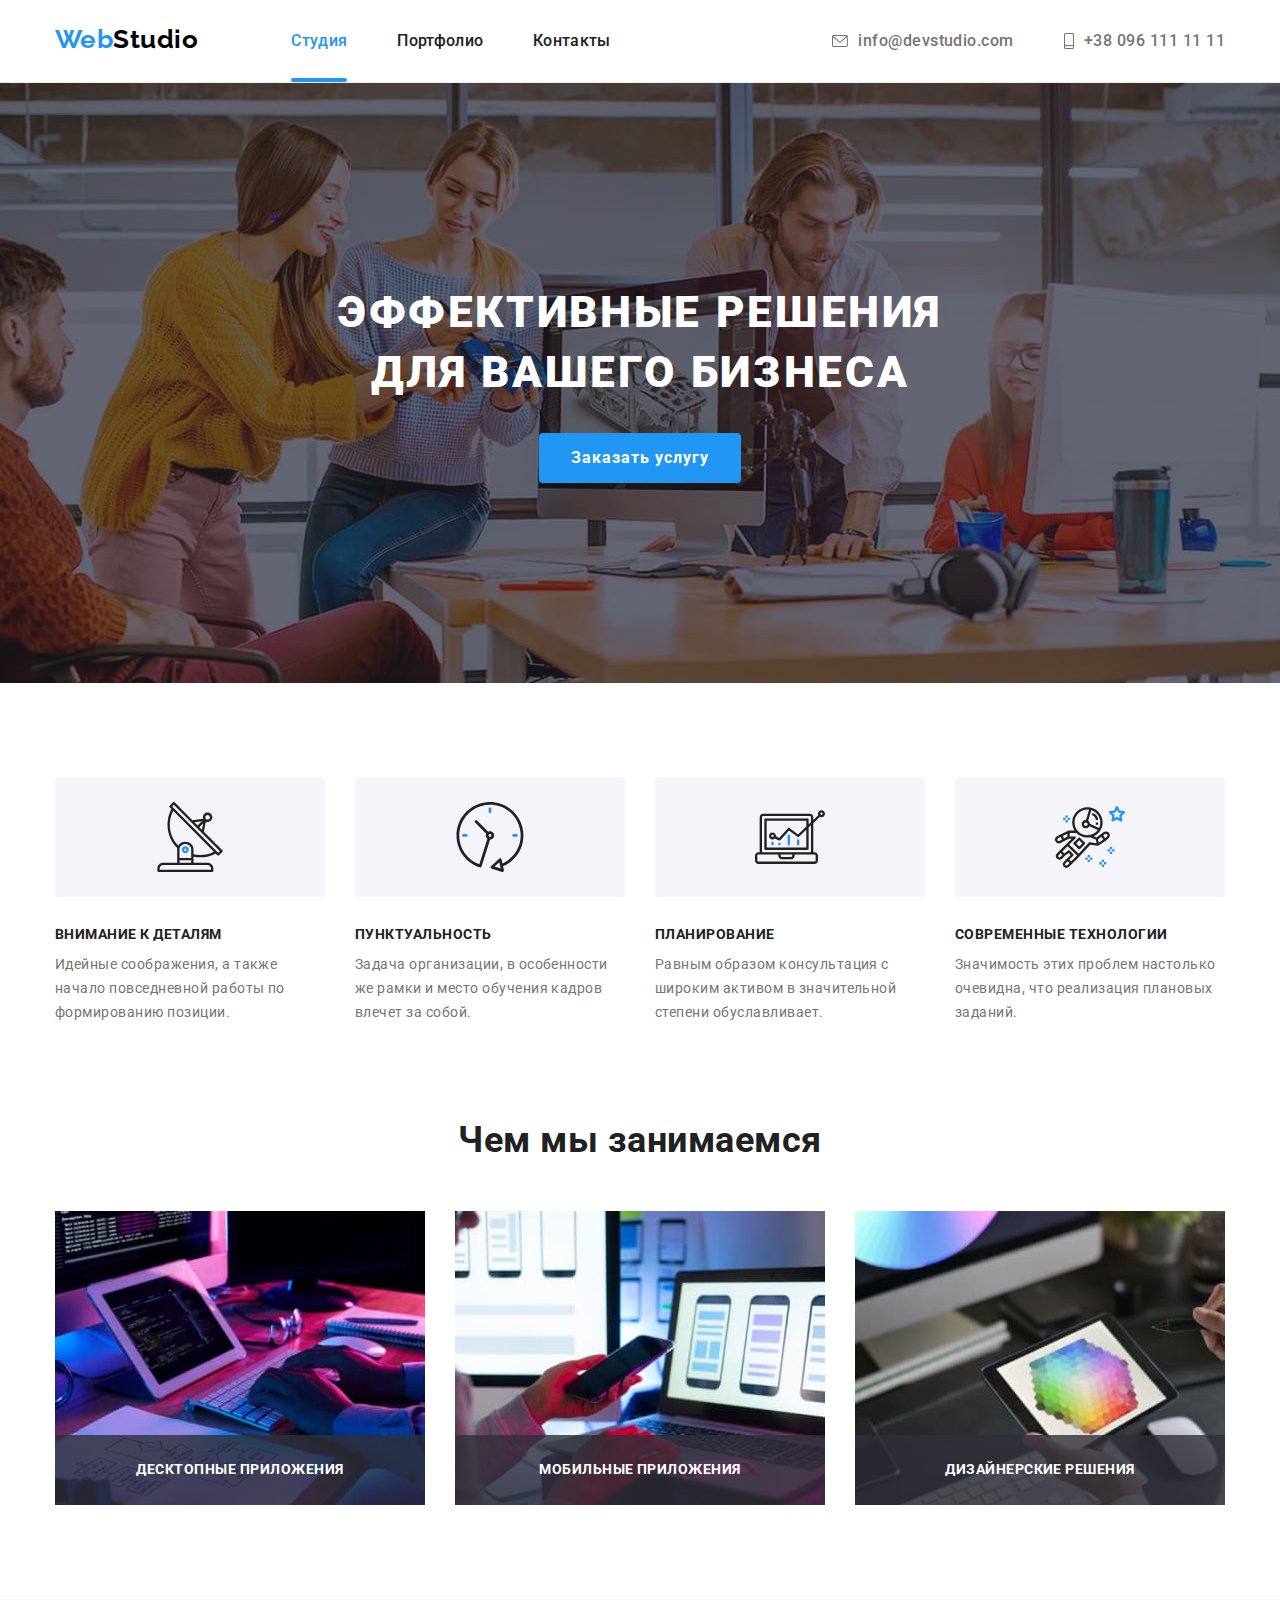
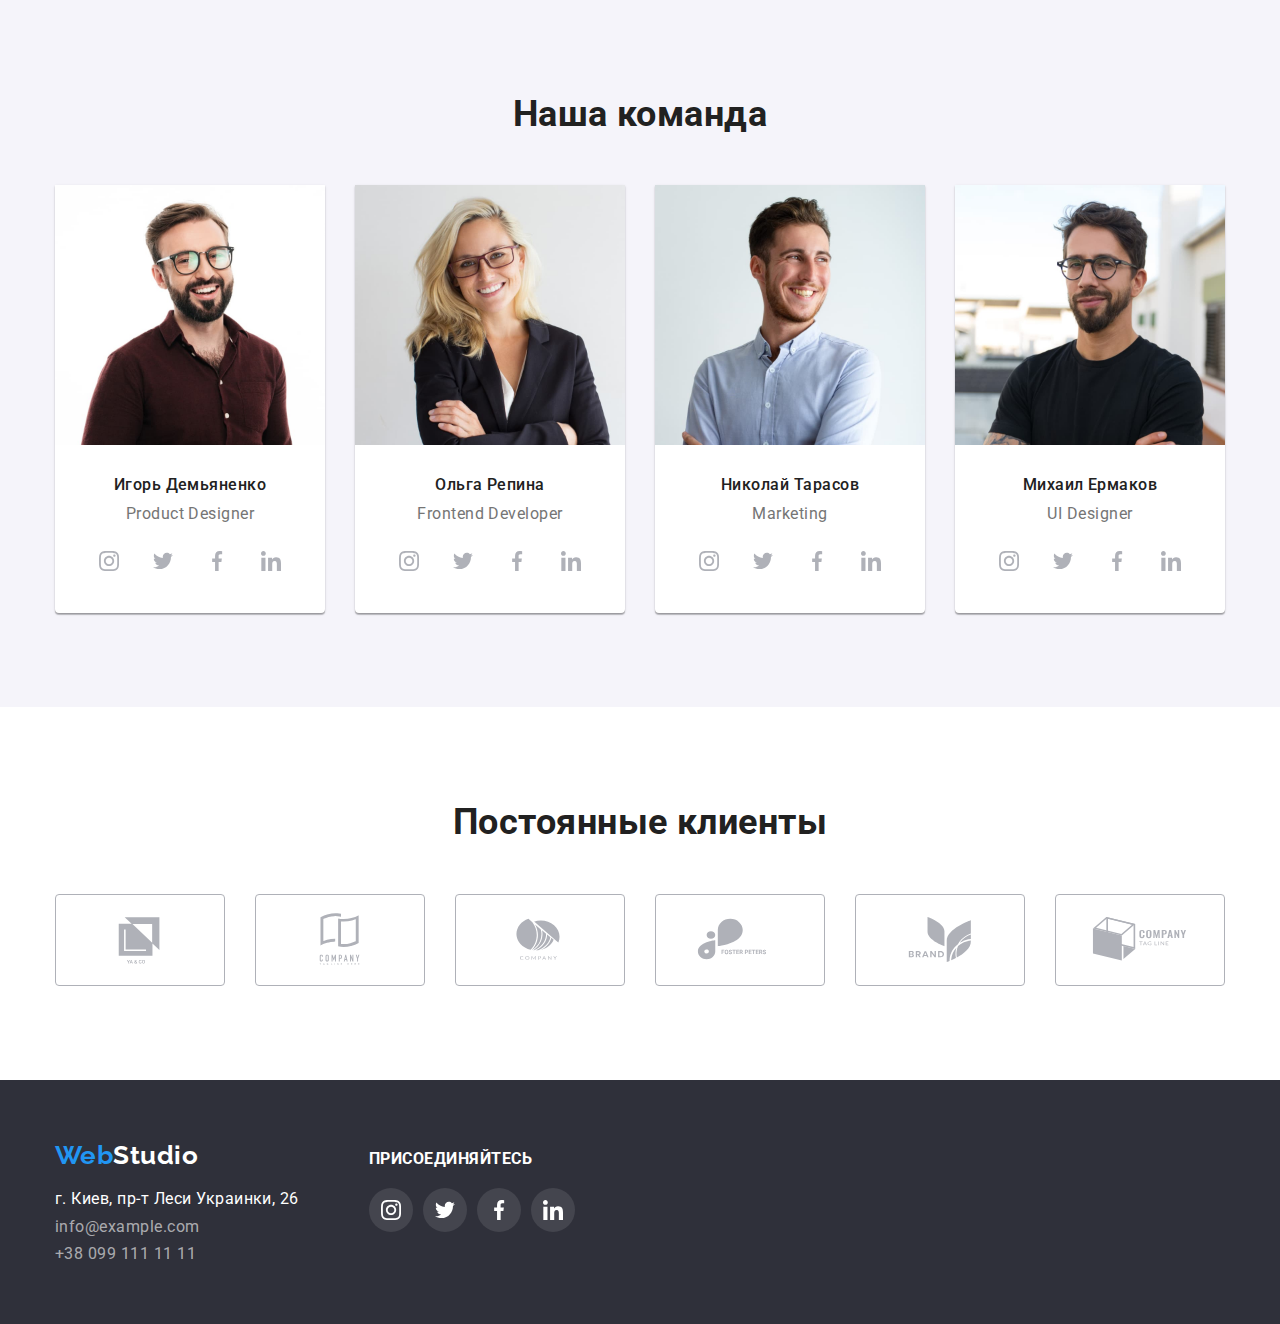
<file: index.html>
<!DOCTYPE html>
<html lang="ru">
  <head>
    <meta charset="UTF-8" />
    <meta http-equiv="X-UA-Compatible" content="IE=edge" />
    <meta name="viewport" content="width=device-width, initial-scale=1.0" />
    <title>Студия</title>

    <link rel="preconnect" href="https://fonts.googleapis.com" />
    <link rel="preconnect" href="https://fonts.gstatic.com" crossorigin />
    <link
      href="https://fonts.googleapis.com/css2?family=Raleway:wght@700&family=Roboto:wght@400;500;700;900&display=swap"
      rel="stylesheet"
    />
    <link
      rel="stylesheet"
      href="https://cdnjs.cloudflare.com/ajax/libs/modern-normalize/1.1.0/modern-normalize.css"
    />
    <link rel="stylesheet" href="./css/styles.css" />
  </head>
  <body>
    <!-- header section -->
    <header class="header-section">
      <div class="container header-all-elements">
        <!-- navigation section -->
        <nav class="nav-section">
          <!-- logo -->
          <a class="link logo logo-header" href="./index.html"
            >Web<span class="logo-header-second-part">Studio</span></a
          >

          <!-- header links section -->
          <ul class="list menu-list">
            <li class="menu-item">
              <a class="link header-nav-link active-page current" href="./index.html"
                >Студия</a
              >
            </li>
            <li class="menu-item">
              <a class="link header-nav-link" href="./portfolio.html"
                >Портфолио</a
              >
            </li>
            <li class="menu-item">
              <a class="link header-nav-link" href="./contacts.html"
                >Контакты</a
              >
            </li>
          </ul>
        </nav>

        <!-- header contacts section -->
        <ul class="list header-nav-contacts">
          <li class="contact-item">
            <a class="link header-contact-link" href="mailto:info@devstudio.com"
              ><svg class="contacts-icon" width="16" height="12">
                <use href="./images/icons.svg#icon-envelope"></use></svg>info@devstudio.com</a
            >
          </li>
          <li class="contact-item">
            <a class="link header-contact-link" href="tel:+380961111111"
              ><svg class="contacts-icon" width="10" height="16">
                <use href="./images/icons.svg#icon-smartphone"></use></svg>+38 096 111 11 11</a
            >
          </li>
        </ul>
      </div>
    </header>

    <!-- main section -->
    <main>
      <!-- hero section -->
      <section class="section hero-section">
        <div class="container">
          <h1 class="hero-header">Эффективные решения для вашего бизнеса</h1>
          <button class="btn hero-btn" type="button" data-modal-open>Заказать услугу</button>
        </div>
      </section>

      <!-- our features section -->
      <section class="section features-section">
        <div class="container">
          <h2 class="visually-hidden">Особенности нашей веб-студии</h2>
          <ul class="list features-list">
            <li class="features-item">
              <div class="features-img-area">
                <svg class="features-icon">
                  <use href="./images/icons.svg#icon-antenna"></use>
                </svg>
              </div>
              <h3 class="general-header-properties features-item-name">
                Внимание к деталям
              </h3>
              <p class="features-item-description">
                Идейные соображения, а также начало повседневной работы по
                формированию позиции.
              </p>
            </li>
            <li class="features-item">
              <div class="features-img-area">
                <svg class="features-icon">
                  <use href="./images/icons.svg#icon-clock"></use>
                </svg>
              </div>
              <h3 class="general-header-properties features-item-name">
                Пунктуальность
              </h3>
              <p class="features-item-description">
                Задача организации, в особенности же рамки и место обучения
                кадров влечет за собой.
              </p>
            </li>
            <li class="features-item">
              <div class="features-img-area">
                <svg class="features-icon">
                  <use href="./images/icons.svg#icon-diagram"></use>
                </svg>
              </div>
              <h3 class="general-header-properties features-item-name">
                Планирование
              </h3>
              <p class="features-item-description">
                Равным образом консультация с широким активом в значительной
                степени обуславливает.
              </p>
            </li>
            <li class="features-item">
              <div class="features-img-area">
                <svg class="features-icon">
                  <use href="./images/icons.svg#icon-astronaut"></use>
                </svg>
              </div>
              <h3 class="general-header-properties features-item-name">
                Современные технологии
              </h3>
              <p class="features-item-description">
                Значимость этих проблем настолько очевидна, что реализация
                плановых заданий.
              </p>
            </li>
          </ul>
        </div>
      </section>

      <!-- what are we doing section -->
      <section class="section studio-activities">
        <div class="container">
          <h2 class="general-header-properties activities-and-team-header">
            Чем мы занимаемся
          </h2>
          <ul class="list activities-list">
            <li class="activities-item">
              <img
                src="./images/feature-1.jpg"
                alt="Структурирование материала"
                width="370"
                class="image"
              />
              <div class="activities-description-wrap">
                <p class="activities-description">Десктопные приложения</p>
              </div>
            </li>
            <li class="activities-item">
              <img
                src="./images/feature-2.jpg"
                alt="Адаптирование - мобильные устройства"
                width="370"
                class="image"
              />
              <div class="activities-description-wrap">
                <p class="activities-description">Мобильные приложения</p>
              </div>
            </li>
            <li class="activities-item">
              <img
                src="./images/feature-3.jpg"
                alt="Адаптирование - планшеты"
                width="370"
                class="image"
              />
              <div class="activities-description-wrap">
                <p class="activities-description">Дизайнерские решения</p>
              </div>
            </li>
          </ul>
        </div>
      </section>

      <!-- our team section -->
      <section class="section team-section">
        <div class="container">
          <h2 class="general-header-properties activities-and-team-header">
            Наша команда
          </h2>
          <ul class="list team-list">
            <li class="team-item">
              <img
                src="./images/igor-demyanenko.jpg"
                alt="Игорь Демьяненко"
                width="270"
                class="image"
              />
              <div class="team-item-text">
                <h3 class="general-header-properties team-member-name">
                  Игорь Демьяненко
                </h3>
                <p class="team-member-speciality" lang="en">Product Designer</p>
                <ul class="list master-social social-list">
                  <li class="social-item">
                    <a href="" class="social-link">
                      <svg class="social-icon">
                        <use href="./images/icons.svg#icon-instagram"></use>
                      </svg>
                    </a>
                  </li>
                  <li class="social-item">
                    <a href="" class="social-link">
                      <svg class="social-icon">
                        <use href="./images/icons.svg#icon-twitter"></use>
                      </svg>
                    </a>
                  </li>
                  <li class="social-item">
                    <a href="" class="social-link">
                      <svg class="social-icon">
                        <use href="./images/icons.svg#icon-facebook"></use>
                      </svg>
                    </a>
                  </li>
                  <li class="social-item">
                    <a href="" class="social-link">
                      <svg class="social-icon">
                        <use href="./images/icons.svg#icon-linkedin"></use>
                      </svg>
                    </a>
                  </li>
                </ul>
              </div>
            </li>
            <li class="team-item">
              <img
                src="./images/olga-ryepina.jpg"
                alt="Ольга Репина"
                width="270"
                class="image"
              />
              <div class="team-item-text">
                <h3 class="general-header-properties team-member-name">
                  Ольга Репина
                </h3>
                <p class="team-member-speciality" lang="en">
                  Frontend Developer
                </p>
                <ul class="list master-social social-list">
                  <li class="social-item">
                    <a href="" class="social-link">
                      <svg class="social-icon">
                        <use href="./images/icons.svg#icon-instagram"></use>
                      </svg>
                    </a>
                  </li>
                  <li class="social-item">
                    <a href="" class="social-link">
                      <svg class="social-icon">
                        <use href="./images/icons.svg#icon-twitter"></use>
                      </svg>
                    </a>
                  </li>
                  <li class="social-item">
                    <a href="" class="social-link">
                      <svg class="social-icon">
                        <use href="./images/icons.svg#icon-facebook"></use>
                      </svg>
                    </a>
                  </li>
                  <li class="social-item">
                    <a href="" class="social-link">
                      <svg class="social-icon">
                        <use href="./images/icons.svg#icon-linkedin"></use>
                      </svg>
                    </a>
                  </li>
                </ul>
              </div>
            </li>
            <li class="team-item">
              <img
                src="./images/nikolay-tarasov.jpg"
                alt="Николай Тарасов"
                width="270"
                class="image"
              />
              <div class="team-item-text">
                <h3 class="general-header-properties team-member-name">
                  Николай Тарасов
                </h3>
                <p class="team-member-speciality" lang="en">Marketing</p>
                <ul class="list master-social social-list">
                  <li class="social-item">
                    <a href="" class="social-link">
                      <svg class="social-icon">
                        <use href="./images/icons.svg#icon-instagram"></use>
                      </svg>
                    </a>
                  </li>
                  <li class="social-item">
                    <a href="" class="social-link">
                      <svg class="social-icon">
                        <use href="./images/icons.svg#icon-twitter"></use>
                      </svg>
                    </a>
                  </li>
                  <li class="social-item">
                    <a href="" class="social-link">
                      <svg class="social-icon">
                        <use href="./images/icons.svg#icon-facebook"></use>
                      </svg>
                    </a>
                  </li>
                  <li class="social-item">
                    <a href="" class="social-link">
                      <svg class="social-icon">
                        <use href="./images/icons.svg#icon-linkedin"></use>
                      </svg>
                    </a>
                  </li>
                </ul>
              </div>
            </li>
            <li class="team-item">
              <img
                src="./images/mikhail-yermakov.jpg"
                alt="Михаил Ермаков"
                width="270"
                class="image"
              />
              <div class="team-item-text">
                <h3 class="general-header-properties team-member-name">
                  Михаил Ермаков
                </h3>
                <p class="team-member-speciality" lang="en">UI Designer</p>
                <ul class="list master-social social-list">
                  <li class="social-item">
                    <a href="" class="social-link">
                      <svg class="social-icon">
                        <use href="./images/icons.svg#icon-instagram"></use>
                      </svg>
                    </a>
                  </li>
                  <li class="social-item">
                    <a href="" class="social-link">
                      <svg class="social-icon">
                        <use href="./images/icons.svg#icon-twitter"></use>
                      </svg>
                    </a>
                  </li>
                  <li class="social-item">
                    <a href="" class="social-link">
                      <svg class="social-icon">
                        <use href="./images/icons.svg#icon-facebook"></use>
                      </svg>
                    </a>
                  </li>
                  <li class="social-item">
                    <a href="" class="social-link">
                      <svg class="social-icon">
                        <use href="./images/icons.svg#icon-linkedin"></use>
                      </svg>
                    </a>
                  </li>
                </ul>
              </div>
            </li>
          </ul>
        </div>
      </section>
      <!-- regular customers section -->
      <section class="section reg-customers-section">
        <div class="container">
          <h2 class="general-header-properties activities-and-team-header">
            Постоянные клиенты
          </h2>
          <ul class="list customers-list">
            <li class="customer-item">
              <a href="" class="customer-item-link">
                <svg class="customer-icon">
                  <use href="./images/icons.svg#icon-logo-1"></use>
                </svg>
              </a>
            </li>
            <li class="customer-item">
              <a href="" class="customer-item-link">
                <svg class="customer-icon">
                  <use href="./images/icons.svg#icon-logo-2"></use>
                </svg>
              </a>
            </li>
            <li class="customer-item">
              <a href="" class="customer-item-link">
                <svg class="customer-icon">
                  <use href="./images/icons.svg#icon-logo-3"></use>
                </svg>
              </a>
            </li>
            <li class="customer-item">
              <a href="" class="customer-item-link">
                <svg class="customer-icon">
                  <use href="./images/icons.svg#icon-logo-4"></use>
                </svg>
              </a>
            </li>
            <li class="customer-item">
              <a href="" class="customer-item-link">
                <svg class="customer-icon">
                  <use href="./images/icons.svg#icon-logo-5"></use>
                </svg>
              </a>
            </li>
            <li class="customer-item">
              <a href="" class="customer-item-link">
                <svg class="customer-icon">
                  <use href="./images/icons.svg#icon-logo-6"></use>
                </svg>
              </a>
            </li>
          </ul>
        </div>
      </section>
    </main>

    <!-- footer section -->
    <footer class="footer-section">
      <div class="container footer-lists">
        <div class="footer-links">
          <a class="link logo logo-footer" href="./index.html"
            >Web<span class="logo-footer-second-part">Studio</span></a
          >
          <address class="address-link-section">
            <ul class="list address-elements-list">
              <li class="address-footer-item">
                <a
                  class="link address-element footer-contact-link map-link"
                  href="https://goo.gl/maps/Wf1jdF7rT11svYJ97"
                  target="_blank"
                  rel="noopener noreferrer"
                  >г. Киев, пр-т Леси Украинки, 26</a
                >
              </li>
              <li class="address-footer-item">
                <a
                  class="link footer-contact-link"
                  href="mailto:info@example.com"
                  >info@example.com</a
                >
              </li>
              <li class="address-footer-item">
                <a class="link footer-contact-link" href="tel:+380991111111"
                  >+38 099 111 11 11</a
                >
              </li>
            </ul>
          </address>
        </div>
        <div class="footer-social">
          <p class="footer-social-text">Присоединяйтесь</p>
          <ul class="list social-list">
            <li class="social-item">
              <a href="" class="social-link social-link-footer">
                <svg class="social-icon social-icon-footer">
                  <use href="./images/icons.svg#icon-instagram"></use>
                </svg>
              </a>
            </li>
            <li class="social-item">
              <a href="" class="social-link social-link-footer">
                <svg class="social-icon social-icon-footer">
                  <use href="./images/icons.svg#icon-twitter"></use>
                </svg>
              </a>
            </li>
            <li class="social-item">
              <a href="" class="social-link social-link-footer">
                <svg class="social-icon social-icon-footer">
                  <use href="./images/icons.svg#icon-facebook"></use>
                </svg>
              </a>
            </li>
            <li class="social-item">
              <a href="" class="social-link social-link-footer">
                <svg class="social-icon social-icon-footer">
                  <use href="./images/icons.svg#icon-linkedin"></use>
                </svg>
              </a>
            </li>
          </ul>
        </div>
      </div>
    </footer>
    <div class="backdrop is-hidden" data-modal>
      <div class="modal">
        <button type="button" class="modal-btn" data-modal-close>
          <svg class="modal-close-icon" width="18" height="18">
            <use href="./images/icons.svg#icon-close"></use>
          </svg>
        </button>
      </div>
    </div>
    <script src="./js/modal.js"></script>
  </body>
</html>
</file>
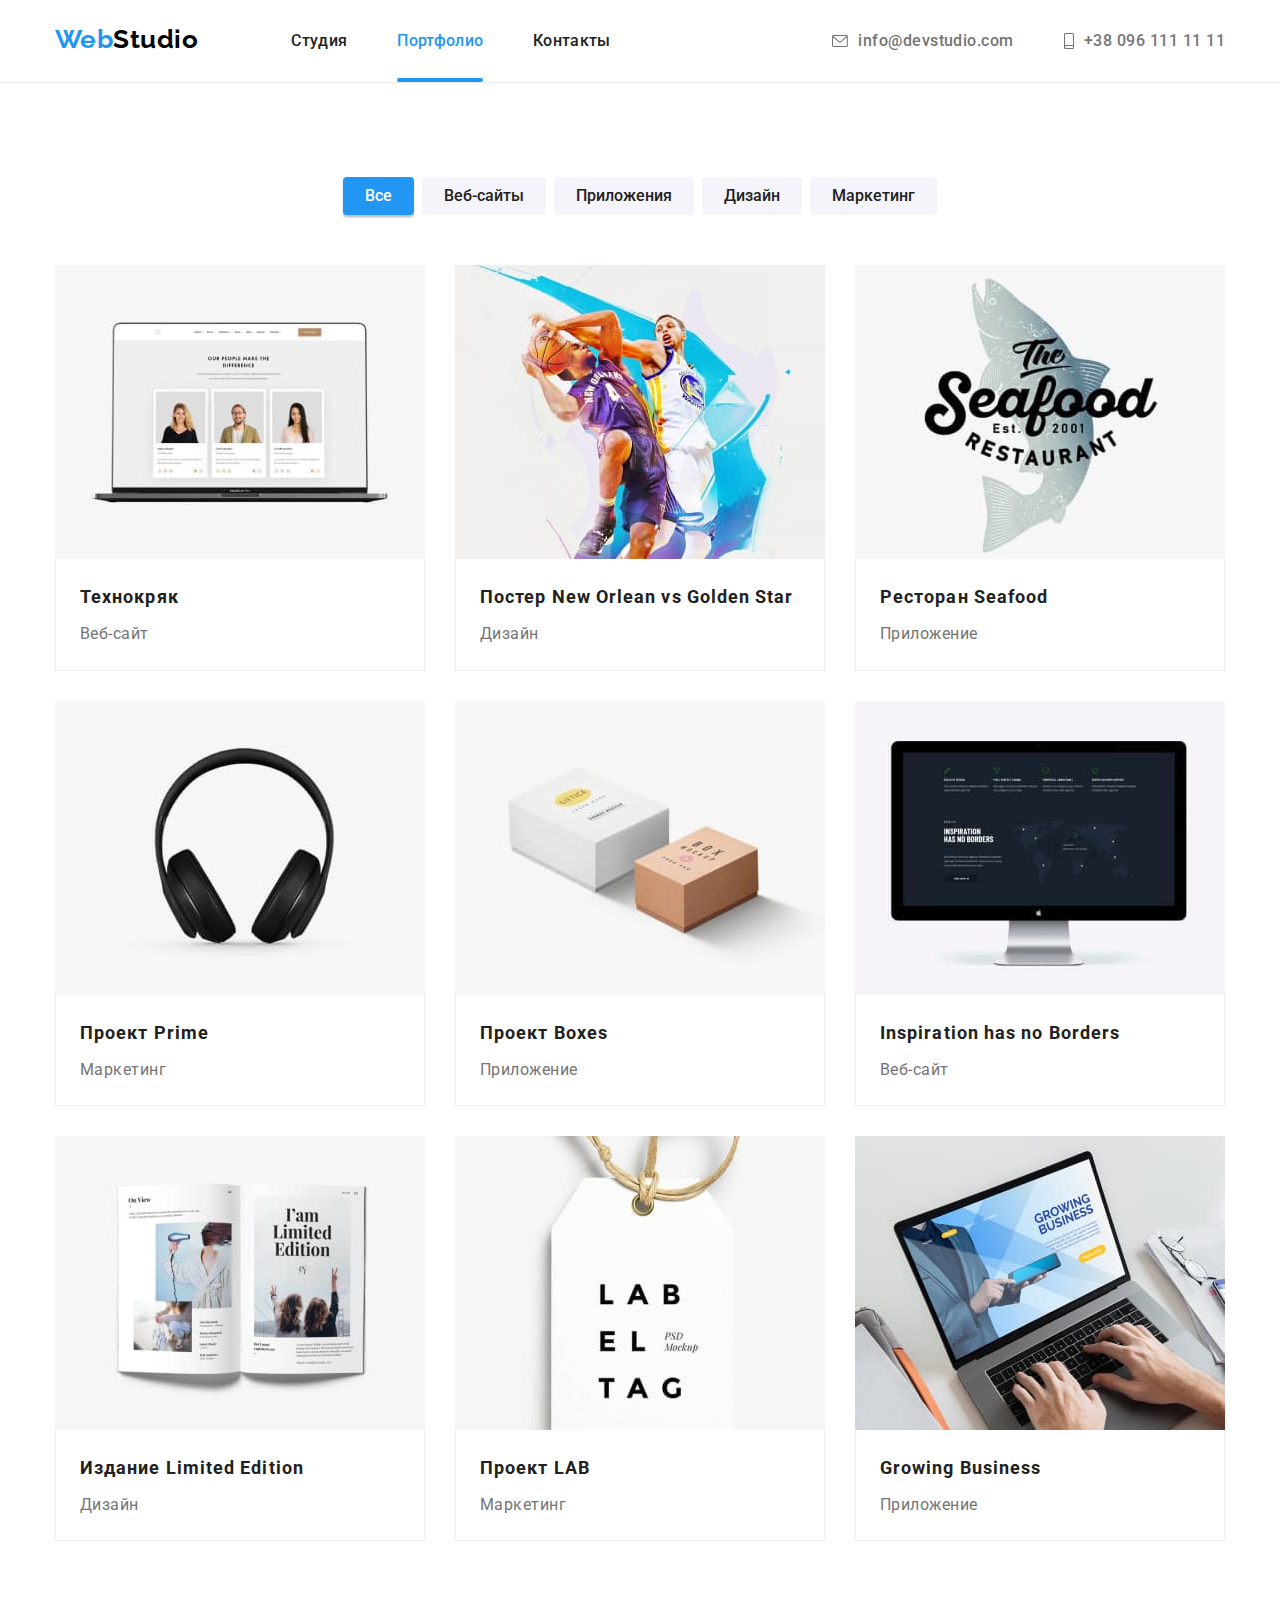
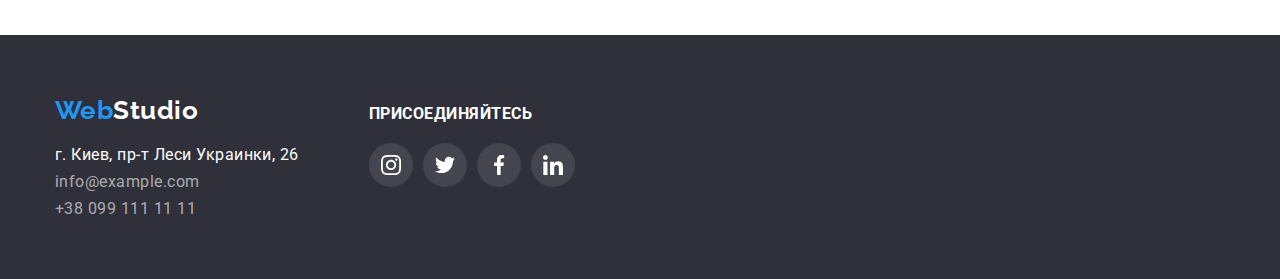
<file: portfolio.html>
<!DOCTYPE html>
<html lang="ru">
  <head>
    <meta charset="UTF-8" />
    <meta http-equiv="X-UA-Compatible" content="IE=edge" />
    <meta name="viewport" content="width=device-width, initial-scale=1.0" />
    <title>Портфолио</title>
    <link rel="preconnect" href="https://fonts.googleapis.com" />
    <link rel="preconnect" href="https://fonts.gstatic.com" crossorigin />
    <link
      href="https://fonts.googleapis.com/css2?family=Raleway:wght@700&family=Roboto:wght@400;500;700;900&display=swap"
      rel="stylesheet"
    />
    <link
      rel="stylesheet"
      href="https://cdnjs.cloudflare.com/ajax/libs/modern-normalize/1.1.0/modern-normalize.css"
    />
    <link rel="stylesheet" href="./css/styles.css" />
  </head>
  <body>
    <!-- header section -->
    <header class="header-section">
      <div class="container header-all-elements">
        <!-- navigation section -->
        <nav class="nav-section">
          <!-- logo -->
          <a class="link logo logo-header" href="./index.html">Web<span class="logo-header-second-part">Studio</span></a>
    
          <!-- header links section -->
          <ul class="list menu-list">
            <li class="menu-item">
              <a class="link header-nav-link" href="./index.html">Студия</a>
            </li>
            <li class="menu-item">
              <a class="link header-nav-link active-page current" href="./portfolio.html">Портфолио</a>
            </li>
            <li class="menu-item">
              <a class="link header-nav-link" href="./contacts.html">Контакты</a>
            </li>
          </ul>
        </nav>
    
        <!-- header contacts section -->
        <ul class="list header-nav-contacts">
          <li class="contact-item">
            <a class="link header-contact-link" href="mailto:info@devstudio.com"><svg class="contacts-icon" width="16"
                height="12">
                <use href="./images/icons.svg#icon-envelope"></use>
              </svg>info@devstudio.com</a>
          </li>
          <li class="contact-item">
            <a class="link header-contact-link" href="tel:+380961111111"><svg class="contacts-icon" width="10" height="16">
                <use href="./images/icons.svg#icon-smartphone"></use>
              </svg>+38 096 111 11 11</a>
          </li>
        </ul>
      </div>
    </header>

    <!-- main section -->
    <main class="section main-section">
      <section class="portfolio">
        <div class="container">
          <h1 class="visually-hidden">Наши проекты</h1>
          <ul class="list portfolio-filter">
            <li class="category-item">
              <button type="button" class="btn btn-category active-btn">
                Все
              </button>
            </li>
            <li class="category-item">
              <button type="button" class="btn btn-category">Веб-сайты</button>
            </li>
            <li class="category-item">
              <button type="button" class="btn btn-category">Приложения</button>
            </li>
            <li class="category-item">
              <button type="button" class="btn btn-category">Дизайн</button>
            </li>
            <li class="category-item">
              <button type="button" class="btn btn-category">Маркетинг</button>
            </li>
          </ul>

          <ul class="list portfolio-items-list">
            <li class="portfolio-item">
              <a class="link portfolio-link" href=""> 
                <div class="portfolio-item-wrap">
                  <img
                  class="image"
                  src="./images/tekhnokryak.jpg"
                  alt="Технокряк"
                  width="370"
                  />
                  <p class="portfolio-picture-text">В ворота гостиницы губернского города NN въехала довольно красивая рессорная небольшая бричка, в какой ездят холостяки: отставные подполковники, штабс-капитаны, помещики, имеющие</p>
                </div>
                <div class="portfolio-item-text">
                  <h2 class="portfolio-item-name general-header-properties">
                    Технокряк
                  </h2>
                  <p class="description-category">Веб-сайт</p>
                </div>
              </a>
            </li>
            <li class="portfolio-item">
              <a class="link portfolio-link" href="">
                <div class="portfolio-item-wrap">
                  <img
                    class="image"
                    src="./images/poster.jpg"
                    alt="Постер New Orlean vs Golden Star"
                    width="370"
                  />
                  <p class="portfolio-picture-text">около сотни душ крестьян, — словом, все те, которых называют господами средней руки. В бричке сидел господин, не красавец, но и не дурной наружности, ни слишком толст, ни слишком тонок;</p>
              </div>
              <div class="portfolio-item-text">
                <h2 class="portfolio-item-name general-header-properties">
                  Постер New Orlean vs Golden Star
                </h2>
                <p class="description-category">Дизайн</p>
              </div>
              </a>
            </li>
            <li class="portfolio-item">
              <a class="link portfolio-link" href="">
                <div class="portfolio-item-wrap">
                  <img
                    class="image"
                    src="./images/seafood.jpg"
                    alt="Ресторан Seafood"
                    width="370"
                  />
                  <p class="portfolio-picture-text">нельзя сказать, чтобы стар, однако ж и не так чтобы слишком молод. Въезд его не произвел в городе совершенно никакого шума и не был сопровожден ничем особенным; только два русские</p>
              </div>
              <div class="portfolio-item-text">
                <h2 class="portfolio-item-name general-header-properties">
                  Ресторан Seafood
                </h2>
                <p class="description-category">Приложение</p>
              </div>
              </a>
            </li>
            <li class="portfolio-item">
              <a class="link portfolio-link" href="">
                <div class="portfolio-item-wrap">
                  <img
                    class="image"
                    src="./images/prime.jpg"
                    alt="Проект Prime"
                    width="370"
                  />
                  <p class="portfolio-picture-text">мужика, стоявшие у дверей кабака против гостиницы, сделали кое-какие замечания, относившиеся, впрочем, более к экипажу, чем к сидевшему в нем. «Вишь ты, — сказал один другому, — вон какое колесо!</p>
              </div>
              <div class="portfolio-item-text">
                <h2 class="portfolio-item-name general-header-properties">
                  Проект Prime
                </h2>
                <p class="description-category">Маркетинг</p>
              </div>
              </a>
            </li>
            <li class="portfolio-item">
              <a class="link portfolio-link" href="">
                <div class="portfolio-item-wrap">
                  <img
                    class="image"
                    src="./images/boxes.jpg"
                    alt="Проект Boxes"
                    width="370"
                  />
                  <p class="portfolio-picture-text">что ты думаешь, доедет то колесо, если б случилось, в Москву или не доедет?» — «Доедет», — отвечал другой. «А в Казань-то, я думаю, не доедет?» — «В Казань не доедет», — отвечал другой.</p>
              </div>
              <div class="portfolio-item-text">
                <h2 class="portfolio-item-name general-header-properties">
                  Проект Boxes
                </h2>
                <p class="description-category">Приложение</p>
              </div>
              </a>
            </li>
            <li class="portfolio-item">
              <a class="link portfolio-link" href="">
                <div class="portfolio-item-wrap">
                  <img
                    class="image"
                    src="./images/site-inspiration.jpg"
                    alt="Inspiration has no Borders"
                    width="370"
                  />
                  <p class="portfolio-picture-text">Этим разговор и кончился. Да еще, когда бричка подъехала к гостинице, встретился молодой человек в белых канифасовых панталонах, весьма узких и коротких, во фраке с покушеньями на моду,</p>
              </div>
              <div class="portfolio-item-text">
                <h2 class="portfolio-item-name general-header-properties">
                  Inspiration has no Borders
                </h2>
                <p class="description-category">Веб-сайт</p>
              </div>
              </a>
            </li>
            <li class="portfolio-item">
              <a class="link portfolio-link" href="">
                <div class="portfolio-item-wrap">
                  <img
                    class="image"
                    src="./images/limited-edition.jpg"
                    alt="Издание Limited Edition"
                    width="370"
                  />
                  <p class="portfolio-picture-text">из-под которого видна была манишка, застегнутая тульскою булавкою с бронзовым пистолетом. Молодой человек оборотился назад, посмотрел экипаж, придержал рукою картуз, чуть не слетевший от ветра,</p>
              </div>
              <div class="portfolio-item-text">
                <h2 class="portfolio-item-name general-header-properties">
                  Издание Limited Edition
                </h2>
                <p class="description-category">Дизайн</p>
              </div>
              </a>
            </li>
            <li class="portfolio-item">
              <a class="link portfolio-link" href="">
                <div class="portfolio-item-wrap">
                  <img
                    class="image"
                    src="./images/project-lab.jpg"
                    alt="Проект LAB"
                    width="370"
                  />
                  <p class="portfolio-picture-text">и пошел своей дорогой. Когда экипаж въехал на двор, господин был встречен трактирным слугою, или половым, как их называют в русских трактирах, живым и вертлявым до такой степени,</p>
              </div>
              <div class="portfolio-item-text">
                <h2 class="portfolio-item-name general-header-properties">
                  Проект LAB
                </h2>
                <p class="description-category">Маркетинг</p>
              </div>
              </a>
            </li>
            <li class="portfolio-item">
              <a class="link portfolio-link" href="">
                <div class="portfolio-item-wrap">
                  <img
                    class="image"
                    src="./images/growing-business-app.jpg"
                    alt="Growing Business"
                    width="370"
                  />
                  <p class="portfolio-picture-text">что даже нельзя было рассмотреть, какое у него было лицо.</p>
              </div>
              <div class="portfolio-item-text">
                <h2 class="portfolio-item-name general-header-properties">
                  Growing Business
                </h2>
                <p class="description-category">Приложение</p>
              </div>
              </a>
            </li>
          </ul>
        </div>
      </section>
    </main>

    <footer class="footer-section">
      <div class="container footer-lists">
        <div class="footer-links">
          <a class="link logo logo-footer" href="./index.html"
            >Web<span class="logo-footer-second-part">Studio</span></a
          >
          <address class="address-link-section">
            <ul class="list address-elements-list">
              <li class="address-footer-item">
                <a
                  class="link address-element footer-contact-link map-link"
                  href="https://goo.gl/maps/Wf1jdF7rT11svYJ97"
                  target="_blank"
                  rel="noopener noreferrer"
                  >г. Киев, пр-т Леси Украинки, 26</a
                >
              </li>
              <li class="address-footer-item">
                <a
                  class="link footer-contact-link"
                  href="mailto:info@example.com"
                  >info@example.com</a
                >
              </li>
              <li class="address-footer-item">
                <a class="link footer-contact-link" href="tel:+380991111111"
                  >+38 099 111 11 11</a
                >
              </li>
            </ul>
          </address>
        </div>
        <div class="footer-social">
          <p class="footer-social-text">Присоединяйтесь</p>
          <ul class="list social-list">
            <li class="social-item">
              <a href="" class="social-link social-link-footer">
                <svg class="social-icon social-icon-footer">
                  <use href="./images/icons.svg#icon-instagram"></use>
                </svg>
              </a>
            </li>
            <li class="social-item">
              <a href="" class="social-link social-link-footer">
                <svg class="social-icon social-icon-footer">
                  <use href="./images/icons.svg#icon-twitter"></use>
                </svg>
              </a>
            </li>
            <li class="social-item">
              <a href="" class="social-link social-link-footer">
                <svg class="social-icon social-icon-footer">
                  <use href="./images/icons.svg#icon-facebook"></use>
                </svg>
              </a>
            </li>
            <li class="social-item">
              <a href="" class="social-link social-link-footer">
                <svg class="social-icon social-icon-footer">
                  <use href="./images/icons.svg#icon-linkedin"></use>
                </svg>
              </a>
            </li>
          </ul>
        </div>
      </div>
    </footer>
  </body>
</html>
</file>
<file: css/styles.css>
:root {
  --bg-color: #ffffff;
  --bg-hero-color: #2f303a;
  --bg-footer-color: #2f303a;
  --primary-action-color: #2196f3;
  --project-item-heading-color: #212121;
  --header-color: #212121;
  --primary-text-color: #757575;
  --hero-active-color: #ffffff;
  --logo-header-second-part-color: #000000;
  --btn-category-color: #f5f4fa;
  --header-border-color: #ececec;
  --portfolio-item-bg-color: #ffffff;
  --portfolio-text-border-color: #eeeeee;
  --team-bg-color: #f5f4fa;
  --portfolio-picture-text: rgba(33, 150, 243, 0.9);
  --transition-func: cubic-bezier(0.4, 0, 0.2, 1);
  --icon-base-color: #afb1b8;
  --transition-duration: 250ms;
}

p,
h1,
h2,
h3,
h4,
h5,
h6 {
  margin: 0;
}

ul {
  margin: 0;
  padding: 0;
}

button {
  cursor: pointer;
}

body {
  background-color: var(--bg-color);
  font-family: 'Roboto', sans-serif;
  letter-spacing: 0.03em;
  color: var(--primary-text-color);
}

.container {
  width: 1200px;
  padding-left: 15px;
  padding-right: 15px;
  margin: 0 auto;
}

.section {
  padding-top: 94px;
  padding-bottom: 94px;
}

.list {
  list-style: none;
}

.link {
  text-decoration: none;
}

.btn {
  font-family: inherit;
  font-weight: 500;
  font-size: 16px;
  line-height: 1.63;
  border-radius: 4px;
  border: 0;
}

.general-header-properties {
  font-weight: 700;
  color: var(--header-color);
}

.visually-hidden {
  position: absolute;
  white-space: nowrap;
  width: 1px;
  height: 1px;
  overflow: hidden;
  border: 0;
  padding: 0;
  clip: rect(0 0 0 0);
  clip-path: inset(50%);
  margin: -1px;
}

/* header- and footer- section  */

.header-section {
  /* padding-top: 24px;
  padding-bottom: 25px; */
  border-bottom: 1px solid var(--header-border-color);
}

.header-all-elements {
  display: flex;
  align-items: center;
}

.menu-list {
  display: flex;
  align-items: center;
}

.nav-section {
  display: flex;
  margin-right: auto;
}

.header-nav-contacts {
  display: flex;
}

.logo {
  font-family: 'Raleway', sans-serif;
  font-weight: 700;
  font-size: 26px;
  line-height: 1.19;
  color: var(--primary-action-color);
}

.logo-header {
  margin-right: 93px;
  padding-top: 24px;
  padding-bottom: 25px;
}

.logo-header-second-part {
  color: var(--logo-header-second-part-color);
}

.menu-item:not(:last-child),
.contact-item:not(:last-child) {
  margin-right: 50px;
}

.header-nav-link {
  display: block;
  font-weight: 500;
  line-height: 1.14;
  letter-spacing: 0.02em;
  color: var(--project-item-heading-color);
  padding-top: 32px;
  padding-bottom: 32px;
  position: relative;

  transition-property: color;
  transition-duration: var(--transition-duration);
  transition-timing-function: var(--transition-func);
}

.header-nav-link.current::after {
  content: '';
  width: 100%;
  position: absolute;
  height: 4px;
  border-radius: 2px;
  background-color: var(--primary-action-color);
  bottom: 0;
  display: block;
}

.header-contact-link {
  display: block;
  font-weight: 500;
  color: var(--primary-text-color);
  padding-top: 32px;
  padding-bottom: 32px;
  display: flex;
  align-items: center;

  transition-property: color;
  transition-duration: var(--transition-duration);
  transition-timing-function: var(--transition-func);
}

.contacts-icon {
  fill: var(--primary-text-color);
  margin-right: 10px;
  
  transition-property: fill;
  transition-duration: var(--transition-duration);
  transition-timing-function: var(--transition-func);
}

.header-contact-link:hover .contacts-icon,
.header-contact-link:focus .contacts-icon {
  fill: var(--primary-action-color);
}

.header-nav-link:hover,
.header-nav-link:focus,
.header-contact-link:hover,
.header-contact-link:focus,
.footer-contact-link:hover,
.footer-contact-link:focus {
  color: var(--primary-action-color);
}

.footer-section {
  background-color: var(--bg-footer-color);
  padding-top: 60px;
  padding-bottom: 60px;
  display: block;
}

.footer-lists {
  display: flex;
  align-items: baseline;
}

.footer-links {
  margin-right: 70px;
}

.footer-social {
}

.footer-social-text {
  font-weight: 700;
  text-transform: uppercase;
  line-height: 1.14;
  color: var(--bg-color);
  margin-bottom: 20px;
}

.logo-footer {
  display: block;
  margin-bottom: 20px;
}

.address-footer-item:not(:last-child) {
  margin-bottom: 9px;
}

.logo-footer-second-part {
  color: var(--bg-color);
}

.footer-contact-link {
  font-style: normal;
  color: rgba(255, 255, 255, 0.6);

  transition-property: color;
  transition-duration: var(--transition-duration);
  transition-timing-function: var(--transition-func);
}

.map-link {
  color: var(--bg-color);
}

.header-nav-link.active-page {
  color: var(--primary-action-color);
}

/* hero section */

.hero-section {
  height: 600px;
  max-width: 1600px;
  padding-top: 200px;
  padding-bottom: 200px;
  margin: 0 auto;
  background-color: var(--bg-hero-color);
  background-image: linear-gradient(
      rgba(47, 48, 58, 0.4),
      rgba(47, 48, 58, 0.4)
    ),
    url('../images/hero-image.jpg');
  background-repeat: no-repeat;
  background-position: center;
  background-size: cover;
}

.hero-header {
  color: var(--hero-active-color);
  text-transform: uppercase;
  font-weight: 900;
  font-size: 44px;
  line-height: 1.36;
  letter-spacing: 0.06em;
  text-align: center;
  width: 696px;
  margin-left: auto;
  margin-right: auto;
  margin-bottom: 30px;
}

.hero-btn {
  background-color: var(--primary-action-color);
  color: var(--hero-active-color);
  font-weight: 700;
  line-height: 1.87;
  letter-spacing: 0.06em;
  padding: 10px 32px;
  display: block;
  margin-left: auto;
  margin-right: auto;
}

/* studio main section */

.features-list {
  display: flex;
}

.features-item {
  width: 270px;
}

.features-item:not(:last-child) {
  margin-right: 30px;
}

.features-img-area {
  width: 100%;
  height: 120px;
  background-color: #f5f4fa;
  border-radius: 4px;
  margin-bottom: 30px;
  display: flex;
  align-items: center;
  justify-content: center;
}

.features-icon {
  width: 70px;
  height: 70px;
}

.features-item-name {
  font-size: 14px;
  line-height: 1.14;
  text-transform: uppercase;
  margin-bottom: 10px;
}

.features-item-description {
  font-size: 14px;
  line-height: 1.71;
}

.section.studio-activities {
  padding-top: 0;
}

.activities-and-team-header {
  font-size: 36px;
  line-height: 1.17;
  text-align: center;
  margin-bottom: 50px;
}

.activities-list {
  display: flex;
}

.activities-item {
  position: relative;
}

.activities-item:not(:last-child) {
  margin-right: 30px;
}

.activities-description-wrap {
  width: 100%;
  height: 70px;
  position: absolute;
  background-color: rgba(47, 48, 58, 0.8);
  display: flex;
  align-items: center;
  justify-content: center;
  bottom: 0;
}

.activities-description {
  font-weight: 700;
  font-size: 14px;
  line-height: 1.14;
  text-transform: uppercase;
  color: var(--bg-color);
}



.image {
  display: block;
  max-width: 100%;
  height: auto;
}

.team-section {
  background-color: var(--team-bg-color);
}

.team-list {
  display: flex;
  justify-content: center;
}

.team-item {
  background: var(--bg-color);
  box-shadow: 0px 1px 3px rgba(0, 0, 0, 0.12), 0px 1px 1px rgba(0, 0, 0, 0.14),
    0px 2px 1px rgba(0, 0, 0, 0.2);
  border-radius: 0px 0px 4px 4px;
}

.team-item:not(:last-child) {
  margin-right: 30px;
}

.team-item-text {
  padding-top: 30px;
  padding-bottom: 30px;
}

.team-member-name {
  font-weight: 500;
  font-size: 16px;
  text-align: center;
  line-height: 1.19;
  margin-bottom: 10px;
}

.team-member-speciality {
  font-size: 16px;
  line-height: 1.19;
  text-align: center;
  margin-bottom: 16px;
}

.social-list {
  display: flex;
  justify-content: center;
}

.social-item {
  width: 44px;
  height: 44px;
}

.social-item:not(:last-child) {
  margin-right: 10px;
}

.social-link {
  width: 100%;
  height: 100%;
  display: block;
  background-color: var(--bg-color);
  border-radius: 50%;
  display: flex;
  align-items: center;
  justify-content: center;

  transition-property: background-color;
  transition-duration: var(--transition-duration);
  transition-timing-function: var(--transition-func);
}

.social-link.social-link-footer {
  background-color: rgba(255, 255, 255, 0.1);
  
  transition-property: background-color;
  transition-duration: var(--transition-duration);
  transition-timing-function: var(--transition-func);
}

.social-link:hover,
.social-link:focus {
  background-color: var(--primary-action-color);
}

.social-icon {
  width: 20px;
  height: 20px;
  fill: var(--icon-base-color);
  
  transition-property: fill;
  transition-duration: var(--transition-duration);
  transition-timing-function: var(--transition-func);
}

.social-icon.social-icon-footer {
  fill: var(--bg-color);
  
  transition-property: fill;
  transition-duration: var(--transition-duration);
  transition-timing-function: var(--transition-func);
}

.social-link:hover .social-icon,
.social-link:focus .social-icon {
  fill: var(--bg-color);
}

/* regular customers section */

.customers-list {
  display: flex;
  justify-content: center;
  align-items: center;
}

.customer-item {
  width: 170px;
  height: 92px;
  background: var(--bg-color);
}

.customer-item-link {
  width: 100%;
  height: 100%;
  display: flex;
  justify-content: center;
  align-items: center;
  border: 1px solid var(--icon-base-color);
  border-radius: 4px;
  
  transition-property: border-color;
  transition-duration: var(--transition-duration);
  transition-timing-function: var(--transition-func);
}

.customer-item-link:hover,
.customer-item-link:focus {
  border-color: var(--primary-action-color);
}

.customer-icon {
  width: 106px;
  height: 60px;
  fill: var(--icon-base-color);
  
  transition-property: fill;
  transition-duration: var(--transition-duration);
  transition-timing-function: var(--transition-func);
}

.customer-item-link:hover .customer-icon,
.customer-item-link:focus .customer-icon {
  fill: var(--primary-action-color);
}

.customer-item:not(:last-child) {
  margin-right: 30px;
}

/* portfolio main section */

.portfolio-filter {
  display: flex;
  justify-content: center;
  margin-bottom: 50px;
}

.portfolio-items-list {
  display: flex;
  flex-wrap: wrap;
}

.btn-category {
  color: var(--project-item-heading-color);
  background-color: var(--btn-category-color);
  padding: 6px 22px;

  transition-property: color, background-color, box-shadow;
  transition-duration: var(--transition-duration);
  transition-timing-function: var(--transition-func);

}

.category-item:not(:last-child) {
  margin-right: 8px;
}

.btn-category:hover,
.btn-category:focus,
.btn-category.active-btn {
  color: var(--bg-color);
  background-color: var(--primary-action-color);
  box-shadow: 0px 3px 1px rgba(0, 0, 0, 0.1), 0px 1px 2px rgba(0, 0, 0, 0.08),
    0px 2px 2px rgba(0, 0, 0, 0.12);
}

.portfolio-item {
  background-color: var(--portfolio-item-bg-color);
  box-sizing: border-box;
  cursor: pointer;
  max-width: 370px;
}

.portfolio-link {
  display: block;
  
  transition-property: box-shadow;
  transition-duration: var(--transition-duration);
  transition-timing-function: var(--transition-func);
}

.portfolio-link:hover,
.portfolio-link:focus {
  box-shadow: 0px 1px 1px rgba(0, 0, 0, 0.12), 0px 4px 4px rgba(0, 0, 0, 0.06),
    1px 4px 6px rgba(0, 0, 0, 0.16);
}

.portfolio-link:hover .portfolio-picture-text,
.portfolio-link:focus .portfolio-picture-text {
  transform: translateY(0);
}

.portfolio-item:nth-child(-n + 6) {
  margin-bottom: 30px;
}

.portfolio-item:nth-child(3n + 1),
.portfolio-item:nth-child(3n + 2) {
  margin-right: 30px;
}

.portfolio-item-wrap {
  position: relative;
  overflow: hidden;
}

.portfolio-picture-text {
  position: absolute;
  top: 0;
  left: 0;
  font-size: 18px;
  line-height: 1.56;
  color: #ffffff;
  padding: 63px 24px;
  background-color: var(--portfolio-picture-text);
  height: 100%;
  transform: translateY(100%);

  transition-property: transform;
  transition-duration: var(--transition-duration);
  transition-timing-function: var(--transition-func);
}

.portfolio-item-text {
  padding: 20px 24px;
  border-right: 1px solid var(--portfolio-text-border-color);
  border-bottom: 1px solid var(--portfolio-text-border-color);
  border-left: 1px solid var(--portfolio-text-border-color);
}

.portfolio-item-name {
  font-size: 18px;
  line-height: 2;
  letter-spacing: 0.06em;
  margin-bottom: 4px;
}

.description-category {
  color: var(--primary-text-color);
  font-size: 16px;
  line-height: 1.88;
}

/* BACKDROP */

.backdrop {
  width: 100vw;
  height: 100vh;
  background-color: rgba(0, 0, 0, 0.2);
  position: fixed;
  top: 0;
  
  transition-property: opacity, visibility;
  transition-duration: var(--transition-duration);
  transition-timing-function: linear;
}

.backdrop.is-hidden .modal {
  transform: rotate(180deg);
  
  transition-property: transform;
  transition-duration: var(--transition-duration);
  transition-timing-function: linear;
}

.is-hidden {
  visibility: hidden;
  opacity: 0;
  pointer-events: none;
}

.modal {
  position: absolute;
  width: 528px;
  min-height: 581px;
  background-color: var(--bg-color);
  box-shadow: 0px 1px 3px rgba(0, 0, 0, 0.12), 0px 1px 1px rgba(0, 0, 0, 0.14),
    0px 2px 1px rgba(0, 0, 0, 0.2);
  border-radius: 4px;
  top: 50%;
  left: 50%;
  transform-origin: 0 0;
  transform: translate(-50%, -50%) rotate(0deg);
  
  transition-property: transform;
  transition-duration: var(--transition-duration);
  transition-timing-function: linear;
}

.modal-btn {
  position: absolute;
  width: 30px;
  height: 30px;
  border-radius: 50%;
  background-color: transparent;
  border: 1px solid rgba(0, 0, 0, 0.1);
  top: 8px;
  right: 8px;
  display: flex;
  align-items: center;
  justify-content: center;
}
</file>
